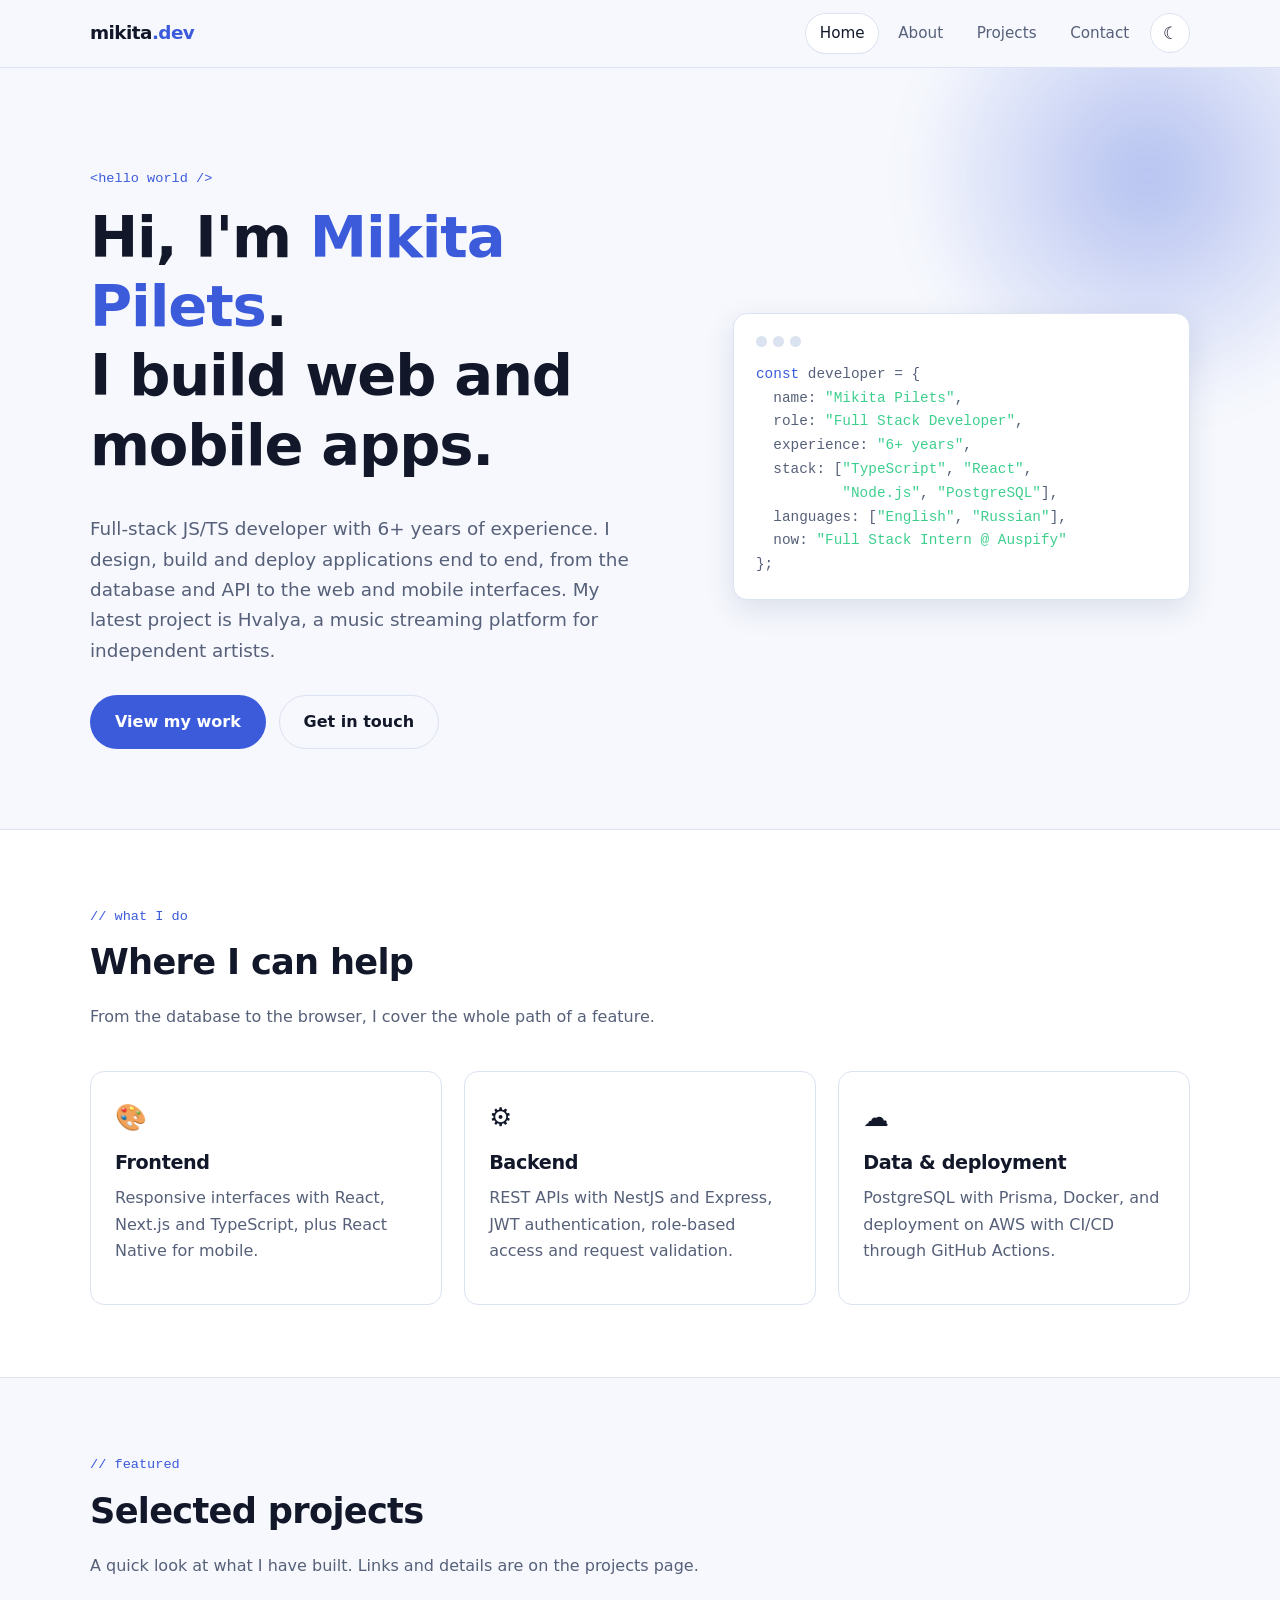
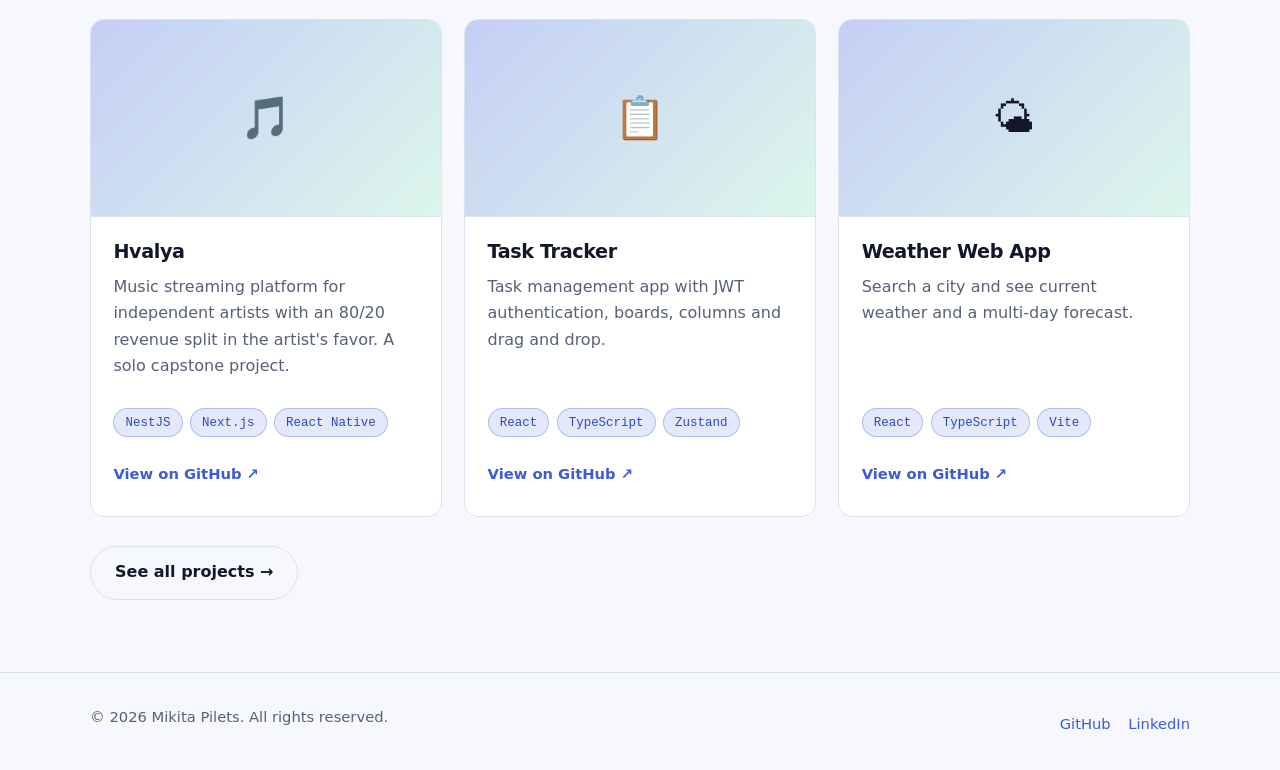
<file: index.html>
<!DOCTYPE html>
<html lang="en" data-theme="dark">
<head>
  <meta charset="UTF-8">
  <meta name="viewport" content="width=device-width, initial-scale=1">
  <title>Mikita Pilets | Full Stack Developer</title>
  <meta name="description" content="Portfolio of Mikita Pilets, a full-stack JS/TS developer with 6+ years of experience building web and mobile applications with React, Node.js and PostgreSQL.">
  <meta name="theme-color" content="#0b0f1a">
  <link rel="icon" href="assets/favicon.svg" type="image/svg+xml">
  <link rel="stylesheet" href="css/style.css">
  <!-- Apply the saved theme before first paint to avoid a flash -->
  <script>
    (function () {
      try {
        var saved = localStorage.getItem("theme");
        var light = window.matchMedia("(prefers-color-scheme: light)").matches;
        document.documentElement.setAttribute("data-theme", saved || (light ? "light" : "dark"));
      } catch (e) {}
    })();
  </script>
  <script src="js/main.js" defer></script>
</head>
<body>
  <a class="skip-link" href="#main">Skip to content</a>

  <header class="site-header">
    <div class="container site-header__inner">
      <a class="logo" href="./" aria-label="Home">mikita<span>.dev</span></a>
      <nav class="nav" aria-label="Main navigation">
        <ul class="nav__list" id="nav-list">
          <li><a class="nav__link" href="./" aria-current="page">Home</a></li>
          <li><a class="nav__link" href="about/">About</a></li>
          <li><a class="nav__link" href="projects/">Projects</a></li>
          <li><a class="nav__link" href="contact/">Contact</a></li>
        </ul>
        <button class="icon-btn" id="theme-toggle" type="button" aria-label="Switch theme">&#9728;</button>
        <button class="icon-btn nav-toggle" id="nav-toggle" type="button" aria-expanded="false" aria-controls="nav-list" aria-label="Toggle menu">&#9776;</button>
      </nav>
    </div>
  </header>

  <main id="main">
    <section class="hero">
      <div class="container hero__grid">
        <div>
          <span class="eyebrow">&lt;hello world /&gt;</span>
          <h1>Hi, I'm <span class="accent">Mikita Pilets</span>.<br>I build web and mobile apps.</h1>
          <p class="hero__lead">
            Full-stack JS/TS developer with 6+ years of experience. I design,
            build and deploy applications end to end, from the database and API
            to the web and mobile interfaces. My latest project is Hvalya, a
            music streaming platform for independent artists.
          </p>
          <div class="btn-row">
            <a class="btn btn--primary" href="projects/">View my work</a>
            <a class="btn btn--ghost" href="contact/">Get in touch</a>
          </div>
        </div>

        <aside class="hero__card" aria-hidden="true">
          <div class="dots"><i></i><i></i><i></i></div>
<pre><span class="k">const</span> developer = {
  name: <span class="s">"Mikita Pilets"</span>,
  role: <span class="s">"Full Stack Developer"</span>,
  experience: <span class="s">"6+ years"</span>,
  stack: [<span class="s">"TypeScript"</span>, <span class="s">"React"</span>,
          <span class="s">"Node.js"</span>, <span class="s">"PostgreSQL"</span>],
  languages: [<span class="s">"English"</span>, <span class="s">"Russian"</span>],
  now: <span class="s">"Full Stack Intern @ Auspify"</span>
};</pre>
        </aside>
      </div>
    </section>

    <section class="section section--alt">
      <div class="container">
        <div class="section__head reveal">
          <span class="eyebrow">// what I do</span>
          <h2>Where I can help</h2>
          <p class="muted">From the database to the browser, I cover the whole path of a feature.</p>
        </div>

        <div class="grid grid--3">
          <article class="card reveal">
            <div class="card__icon" aria-hidden="true">&#127912;</div>
            <h3>Frontend</h3>
            <p class="muted">Responsive interfaces with React, Next.js and TypeScript, plus React Native for mobile.</p>
          </article>
          <article class="card reveal">
            <div class="card__icon" aria-hidden="true">&#9881;</div>
            <h3>Backend</h3>
            <p class="muted">REST APIs with NestJS and Express, JWT authentication, role-based access and request validation.</p>
          </article>
          <article class="card reveal">
            <div class="card__icon" aria-hidden="true">&#9729;</div>
            <h3>Data &amp; deployment</h3>
            <p class="muted">PostgreSQL with Prisma, Docker, and deployment on AWS with CI/CD through GitHub Actions.</p>
          </article>
        </div>
      </div>
    </section>

    <section class="section">
      <div class="container">
        <div class="section__head reveal">
          <span class="eyebrow">// featured</span>
          <h2>Selected projects</h2>
          <p class="muted">A quick look at what I have built. Links and details are on the projects page.</p>
        </div>

        <div class="grid grid--3">
          <article class="card project reveal">
            <div class="project__thumb" aria-hidden="true">&#127925;</div>
            <div class="project__body">
              <h3>
                <a class="project__title-link" href="https://github.com/mykytapilec/hvalya" target="_blank" rel="noopener noreferrer">Hvalya<span class="sr-only"> (GitHub repository)</span></a>
              </h3>
              <p class="muted">Music streaming platform for independent artists with an 80/20 revenue split in the artist's favor. A solo capstone project.</p>
              <ul class="tags"><li class="tag">NestJS</li><li class="tag">Next.js</li><li class="tag">React Native</li></ul>
              <div class="project__footer">
                <span class="project__cta" aria-hidden="true">View on GitHub &#8599;</span>
              </div>
            </div>
          </article>
          <article class="card project reveal">
            <div class="project__thumb" aria-hidden="true">&#128203;</div>
            <div class="project__body">
              <h3>
                <a class="project__title-link" href="https://github.com/mykytapilec/task-tracker" target="_blank" rel="noopener noreferrer">Task Tracker<span class="sr-only"> (GitHub repository)</span></a>
              </h3>
              <p class="muted">Task management app with JWT authentication, boards, columns and drag and drop.</p>
              <ul class="tags"><li class="tag">React</li><li class="tag">TypeScript</li><li class="tag">Zustand</li></ul>
              <div class="project__footer">
                <span class="project__cta" aria-hidden="true">View on GitHub &#8599;</span>
              </div>
            </div>
          </article>
          <article class="card project reveal">
            <div class="project__thumb" aria-hidden="true">&#127780;</div>
            <div class="project__body">
              <h3>
                <a class="project__title-link" href="https://github.com/mykytapilec/weather-web-app" target="_blank" rel="noopener noreferrer">Weather Web App<span class="sr-only"> (GitHub repository)</span></a>
              </h3>
              <p class="muted">Search a city and see current weather and a multi-day forecast.</p>
              <ul class="tags"><li class="tag">React</li><li class="tag">TypeScript</li><li class="tag">Vite</li></ul>
              <div class="project__footer">
                <span class="project__cta" aria-hidden="true">View on GitHub &#8599;</span>
              </div>
            </div>
          </article>
        </div>

        <div class="btn-row">
          <a class="btn btn--ghost" href="projects/">See all projects &rarr;</a>
        </div>
      </div>
    </section>
  </main>

  <footer class="site-footer">
    <div class="container site-footer__inner">
      <p>&copy; <span id="year">2026</span> Mikita Pilets. All rights reserved.</p>
      <ul class="social">
        <li><a href="https://github.com/mykytapilec" target="_blank" rel="noopener noreferrer">GitHub</a></li>
        <li><a href="https://www.linkedin.com/in/mikitapilets/" target="_blank" rel="noopener noreferrer">LinkedIn</a></li>
      </ul>
    </div>
  </footer>
</body>
</html>
</file>
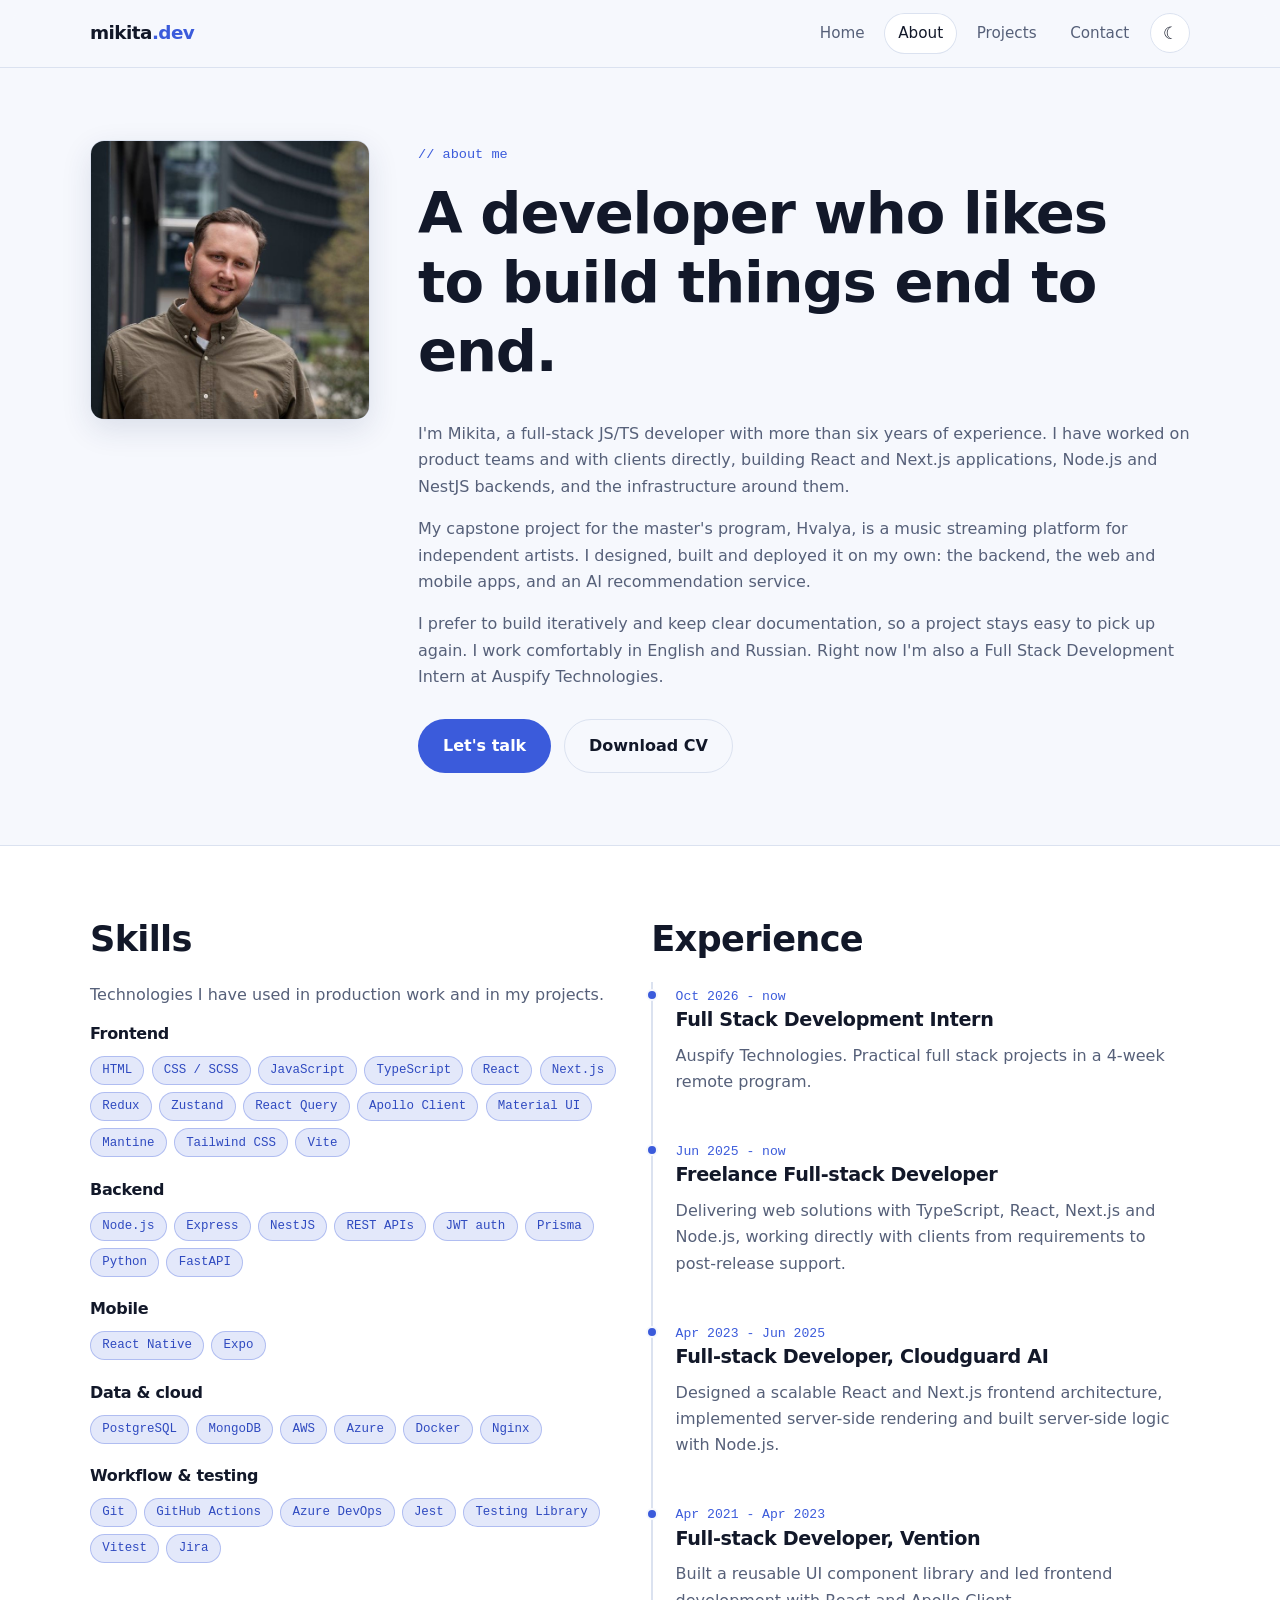
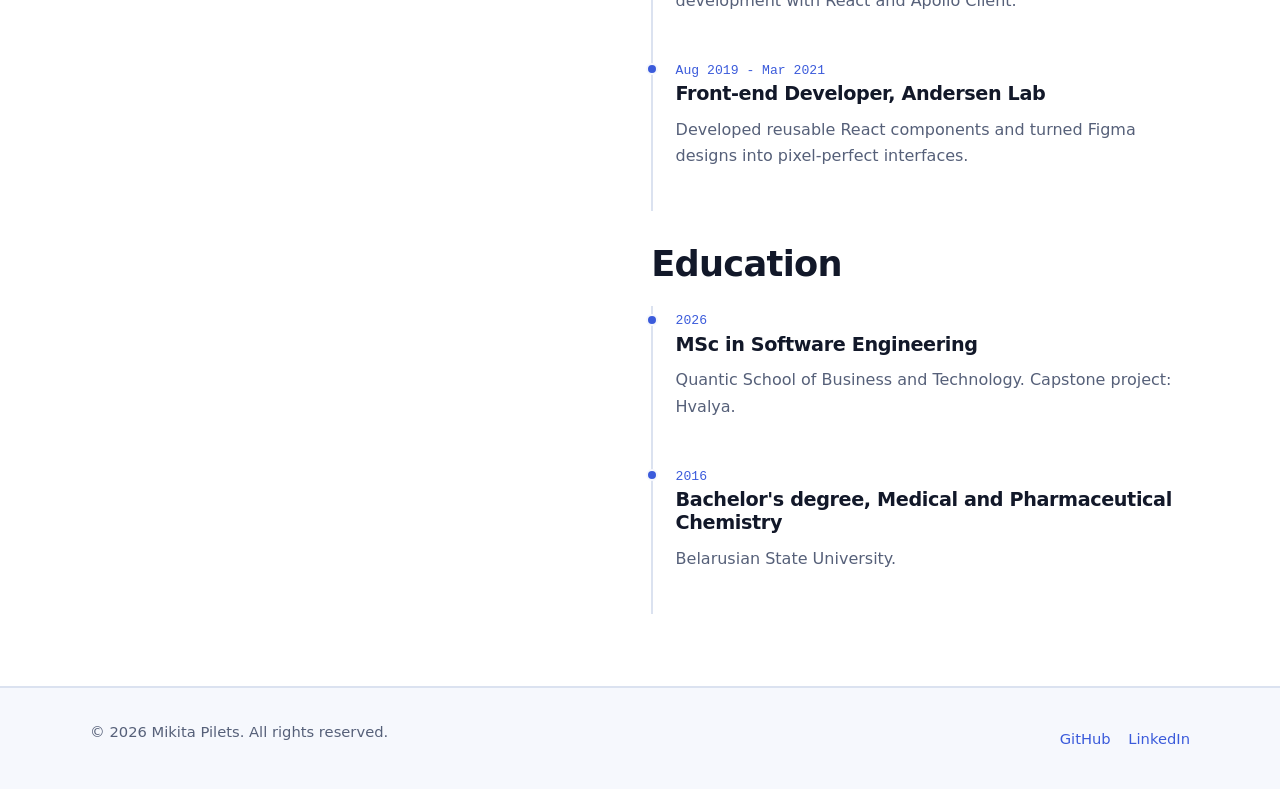
<file: about/index.html>
<!DOCTYPE html>
<html lang="en" data-theme="dark">
<head>
  <meta charset="UTF-8">
  <meta name="viewport" content="width=device-width, initial-scale=1">
  <title>About | Mikita Pilets</title>
  <meta name="description" content="About Mikita Pilets: full-stack JS/TS developer with 6+ years of experience, skills and career path.">
  <meta name="theme-color" content="#0b0f1a">
  <link rel="icon" href="../assets/favicon.svg" type="image/svg+xml">
  <link rel="stylesheet" href="../css/style.css">
  <script>
    (function () {
      try {
        var saved = localStorage.getItem("theme");
        var light = window.matchMedia("(prefers-color-scheme: light)").matches;
        document.documentElement.setAttribute("data-theme", saved || (light ? "light" : "dark"));
      } catch (e) {}
    })();
  </script>
  <script src="../js/main.js" defer></script>
</head>
<body>
  <a class="skip-link" href="#main">Skip to content</a>

  <header class="site-header">
    <div class="container site-header__inner">
      <a class="logo" href="../" aria-label="Home">mikita<span>.dev</span></a>
      <nav class="nav" aria-label="Main navigation">
        <ul class="nav__list" id="nav-list">
          <li><a class="nav__link" href="../">Home</a></li>
          <li><a class="nav__link" href="../about/" aria-current="page">About</a></li>
          <li><a class="nav__link" href="../projects/">Projects</a></li>
          <li><a class="nav__link" href="../contact/">Contact</a></li>
        </ul>
        <button class="icon-btn" id="theme-toggle" type="button" aria-label="Switch theme">&#9728;</button>
        <button class="icon-btn nav-toggle" id="nav-toggle" type="button" aria-expanded="false" aria-controls="nav-list" aria-label="Toggle menu">&#9776;</button>
      </nav>
    </div>
  </header>

  <main id="main">
    <section class="section">
      <div class="container about__grid">
        <img class="avatar-photo reveal" src="../assets/images/mikita.jpg" alt="Portrait of Mikita Pilets" width="640" height="960">

        <div class="reveal">
          <span class="eyebrow">// about me</span>
          <h1>A developer who likes to build things end to end.</h1>
          <p class="muted">
            I'm Mikita, a full-stack JS/TS developer with more than six years of
            experience. I have worked on product teams and with clients directly,
            building React and Next.js applications, Node.js and NestJS backends,
            and the infrastructure around them.
          </p>
          <p class="muted">
            My capstone project for the master's program, Hvalya, is a music
            streaming platform for independent artists. I designed, built and
            deployed it on my own: the backend, the web and mobile apps, and an AI
            recommendation service.
          </p>
          <p class="muted">
            I prefer to build iteratively and keep clear documentation, so a
            project stays easy to pick up again. I work comfortably in English and
            Russian. Right now I'm also a Full Stack Development Intern at
            Auspify Technologies.
          </p>
          <div class="btn-row">
            <a class="btn btn--primary" href="../contact/">Let's talk</a>
            <a class="btn btn--ghost" href="../assets/Mikita_Pilets_CV.pdf" download>Download CV</a>
          </div>
        </div>
      </div>
    </section>

    <section class="section section--alt">
      <div class="container grid grid--2">
        <div class="reveal">
          <h2>Skills</h2>
          <p class="muted">Technologies I have used in production work and in my projects.</p>

          <div class="skill-group">
            <h3>Frontend</h3>
            <ul class="tags">
              <li class="tag">HTML</li><li class="tag">CSS / SCSS</li><li class="tag">JavaScript</li>
              <li class="tag">TypeScript</li><li class="tag">React</li><li class="tag">Next.js</li>
              <li class="tag">Redux</li><li class="tag">Zustand</li><li class="tag">React Query</li>
              <li class="tag">Apollo Client</li><li class="tag">Material UI</li><li class="tag">Mantine</li>
              <li class="tag">Tailwind CSS</li><li class="tag">Vite</li>
            </ul>
          </div>

          <div class="skill-group">
            <h3>Backend</h3>
            <ul class="tags">
              <li class="tag">Node.js</li><li class="tag">Express</li><li class="tag">NestJS</li>
              <li class="tag">REST APIs</li><li class="tag">JWT auth</li><li class="tag">Prisma</li>
              <li class="tag">Python</li><li class="tag">FastAPI</li>
            </ul>
          </div>

          <div class="skill-group">
            <h3>Mobile</h3>
            <ul class="tags">
              <li class="tag">React Native</li><li class="tag">Expo</li>
            </ul>
          </div>

          <div class="skill-group">
            <h3>Data &amp; cloud</h3>
            <ul class="tags">
              <li class="tag">PostgreSQL</li><li class="tag">MongoDB</li><li class="tag">AWS</li>
              <li class="tag">Azure</li><li class="tag">Docker</li><li class="tag">Nginx</li>
            </ul>
          </div>

          <div class="skill-group">
            <h3>Workflow &amp; testing</h3>
            <ul class="tags">
              <li class="tag">Git</li><li class="tag">GitHub Actions</li><li class="tag">Azure DevOps</li>
              <li class="tag">Jest</li><li class="tag">Testing Library</li><li class="tag">Vitest</li>
              <li class="tag">Jira</li>
            </ul>
          </div>
        </div>

        <div class="reveal">
          <h2>Experience</h2>
          <ul class="timeline">
            <li>
              <time datetime="2026-10">Oct 2026 - now</time>
              <h3>Full Stack Development Intern</h3>
              <p class="muted">Auspify Technologies. Practical full stack projects in a 4-week remote program.</p>
            </li>
            <li>
              <time datetime="2025-06">Jun 2025 - now</time>
              <h3>Freelance Full-stack Developer</h3>
              <p class="muted">Delivering web solutions with TypeScript, React, Next.js and Node.js, working directly with clients from requirements to post-release support.</p>
            </li>
            <li>
              <time datetime="2023-04">Apr 2023 - Jun 2025</time>
              <h3>Full-stack Developer, Cloudguard AI</h3>
              <p class="muted">Designed a scalable React and Next.js frontend architecture, implemented server-side rendering and built server-side logic with Node.js.</p>
            </li>
            <li>
              <time datetime="2021-04">Apr 2021 - Apr 2023</time>
              <h3>Full-stack Developer, Vention</h3>
              <p class="muted">Built a reusable UI component library and led frontend development with React and Apollo Client.</p>
            </li>
            <li>
              <time datetime="2019-08">Aug 2019 - Mar 2021</time>
              <h3>Front-end Developer, Andersen Lab</h3>
              <p class="muted">Developed reusable React components and turned Figma designs into pixel-perfect interfaces.</p>
            </li>
          </ul>

          <h2>Education</h2>
          <ul class="timeline">
            <li>
              <time datetime="2026">2026</time>
              <h3>MSc in Software Engineering</h3>
              <p class="muted">Quantic School of Business and Technology. Capstone project: Hvalya.</p>
            </li>
            <li>
              <time datetime="2016">2016</time>
              <h3>Bachelor's degree, Medical and Pharmaceutical Chemistry</h3>
              <p class="muted">Belarusian State University.</p>
            </li>
          </ul>
        </div>
      </div>
    </section>
  </main>

  <footer class="site-footer">
    <div class="container site-footer__inner">
      <p>&copy; <span id="year">2026</span> Mikita Pilets. All rights reserved.</p>
      <ul class="social">
        <li><a href="https://github.com/mykytapilec" target="_blank" rel="noopener noreferrer">GitHub</a></li>
        <li><a href="https://www.linkedin.com/in/mikitapilets/" target="_blank" rel="noopener noreferrer">LinkedIn</a></li>
      </ul>
    </div>
  </footer>
</body>
</html>
</file>
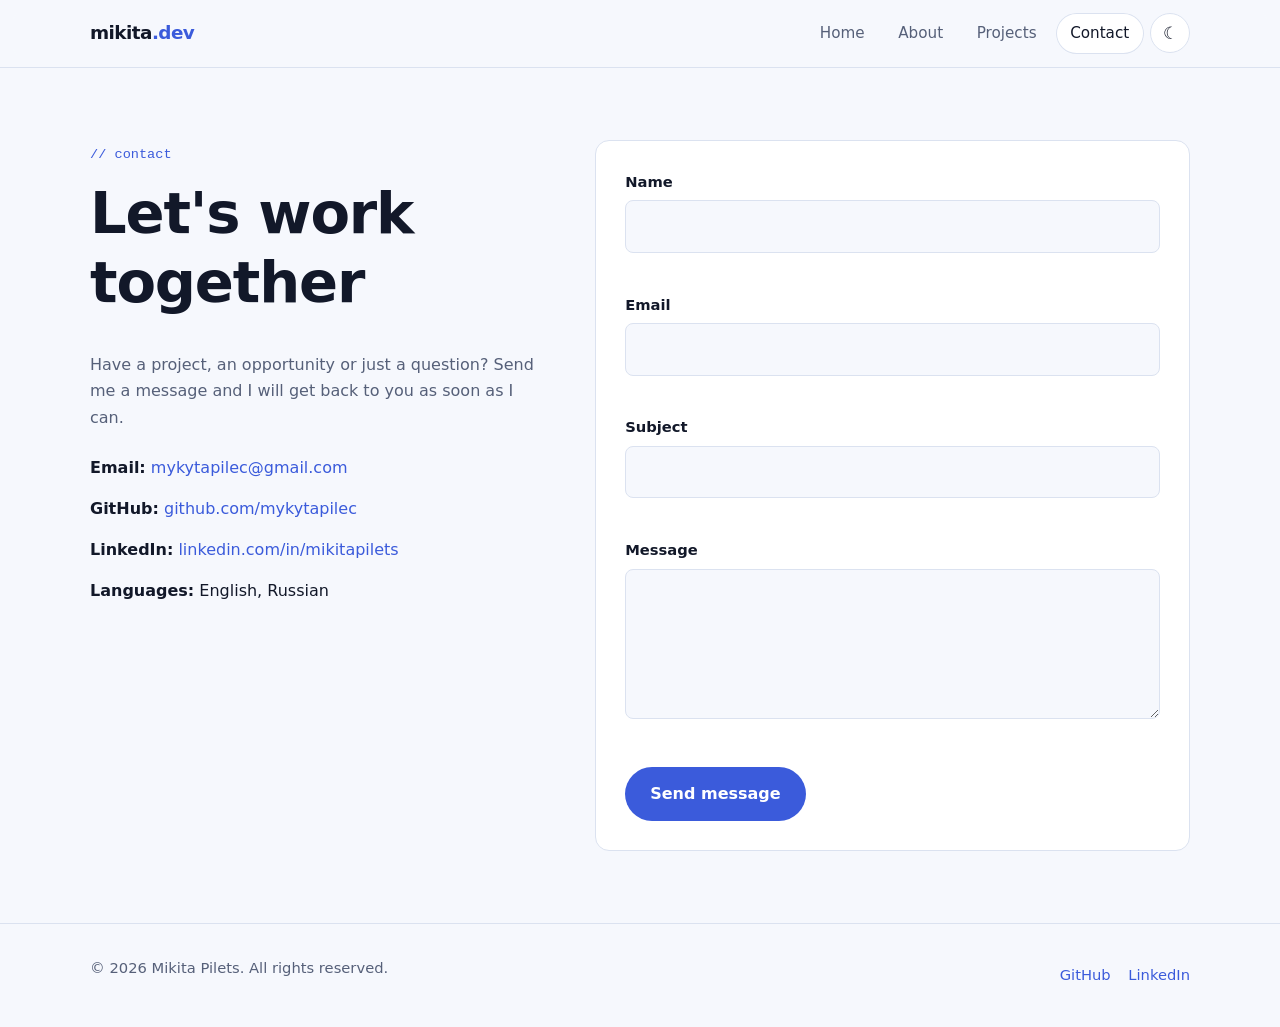
<file: contact/index.html>
<!DOCTYPE html>
<html lang="en" data-theme="dark">
<head>
  <meta charset="UTF-8">
  <meta name="viewport" content="width=device-width, initial-scale=1">
  <title>Contact | Mikita Pilets</title>
  <meta name="description" content="Get in touch with Mikita Pilets for collaboration, internships or freelance work.">
  <meta name="theme-color" content="#0b0f1a">
  <link rel="icon" href="../assets/favicon.svg" type="image/svg+xml">
  <link rel="stylesheet" href="../css/style.css">
  <script>
    (function () {
      try {
        var saved = localStorage.getItem("theme");
        var light = window.matchMedia("(prefers-color-scheme: light)").matches;
        document.documentElement.setAttribute("data-theme", saved || (light ? "light" : "dark"));
      } catch (e) {}
    })();
  </script>
  <script src="../js/main.js" defer></script>
</head>
<body>
  <a class="skip-link" href="#main">Skip to content</a>

  <header class="site-header">
    <div class="container site-header__inner">
      <a class="logo" href="../" aria-label="Home">mikita<span>.dev</span></a>
      <nav class="nav" aria-label="Main navigation">
        <ul class="nav__list" id="nav-list">
          <li><a class="nav__link" href="../">Home</a></li>
          <li><a class="nav__link" href="../about/">About</a></li>
          <li><a class="nav__link" href="../projects/">Projects</a></li>
          <li><a class="nav__link" href="../contact/" aria-current="page">Contact</a></li>
        </ul>
        <button class="icon-btn" id="theme-toggle" type="button" aria-label="Switch theme">&#9728;</button>
        <button class="icon-btn nav-toggle" id="nav-toggle" type="button" aria-expanded="false" aria-controls="nav-list" aria-label="Toggle menu">&#9776;</button>
      </nav>
    </div>
  </header>

  <main id="main">
    <section class="section">
      <div class="container contact__grid">
        <div>
          <span class="eyebrow">// contact</span>
          <h1>Let's work together</h1>
          <p class="muted">
            Have a project, an opportunity or just a question? Send me a message
            and I will get back to you as soon as I can.
          </p>

          <ul class="contact-list">
            <li><strong>Email:</strong> <a href="mailto:mykytapilec@gmail.com">mykytapilec@gmail.com</a></li>
            <li><strong>GitHub:</strong> <a href="https://github.com/mykytapilec" target="_blank" rel="noopener noreferrer">github.com/mykytapilec</a></li>
            <li><strong>LinkedIn:</strong> <a href="https://www.linkedin.com/in/mikitapilets/" target="_blank" rel="noopener noreferrer">linkedin.com/in/mikitapilets</a></li>
            <li><strong>Languages:</strong> English, Russian</li>
          </ul>
        </div>

        <!-- Formspree endpoint, manage the form at https://formspree.io -->
        <form class="form" id="contact-form" action="https://formspree.io/f/mjygenbg" method="POST" novalidate>
          <div class="field">
            <label for="name">Name</label>
            <input type="text" id="name" name="name" autocomplete="name" required>
            <span class="field__error" aria-live="polite"></span>
          </div>

          <div class="field">
            <label for="email">Email</label>
            <input type="email" id="email" name="email" autocomplete="email" required>
            <span class="field__error" aria-live="polite"></span>
          </div>

          <div class="field">
            <label for="subject">Subject</label>
            <input type="text" id="subject" name="subject" required>
            <span class="field__error" aria-live="polite"></span>
          </div>

          <div class="field">
            <label for="message">Message</label>
            <textarea id="message" name="message" required></textarea>
            <span class="field__error" aria-live="polite"></span>
          </div>

          <!-- Honeypot field for spam bots, hidden from real users -->
          <div class="hp-field" aria-hidden="true">
            <label for="gotcha">Leave this field empty</label>
            <input type="text" id="gotcha" name="_gotcha" tabindex="-1" autocomplete="off">
          </div>

          <button class="btn btn--primary" type="submit">Send message</button>
          <div class="form__status" id="form-status" role="status" aria-live="polite"></div>
        </form>
      </div>
    </section>
  </main>

  <footer class="site-footer">
    <div class="container site-footer__inner">
      <p>&copy; <span id="year">2026</span> Mikita Pilets. All rights reserved.</p>
      <ul class="social">
        <li><a href="https://github.com/mykytapilec" target="_blank" rel="noopener noreferrer">GitHub</a></li>
        <li><a href="https://www.linkedin.com/in/mikitapilets/" target="_blank" rel="noopener noreferrer">LinkedIn</a></li>
      </ul>
    </div>
  </footer>
</body>
</html>
</file>
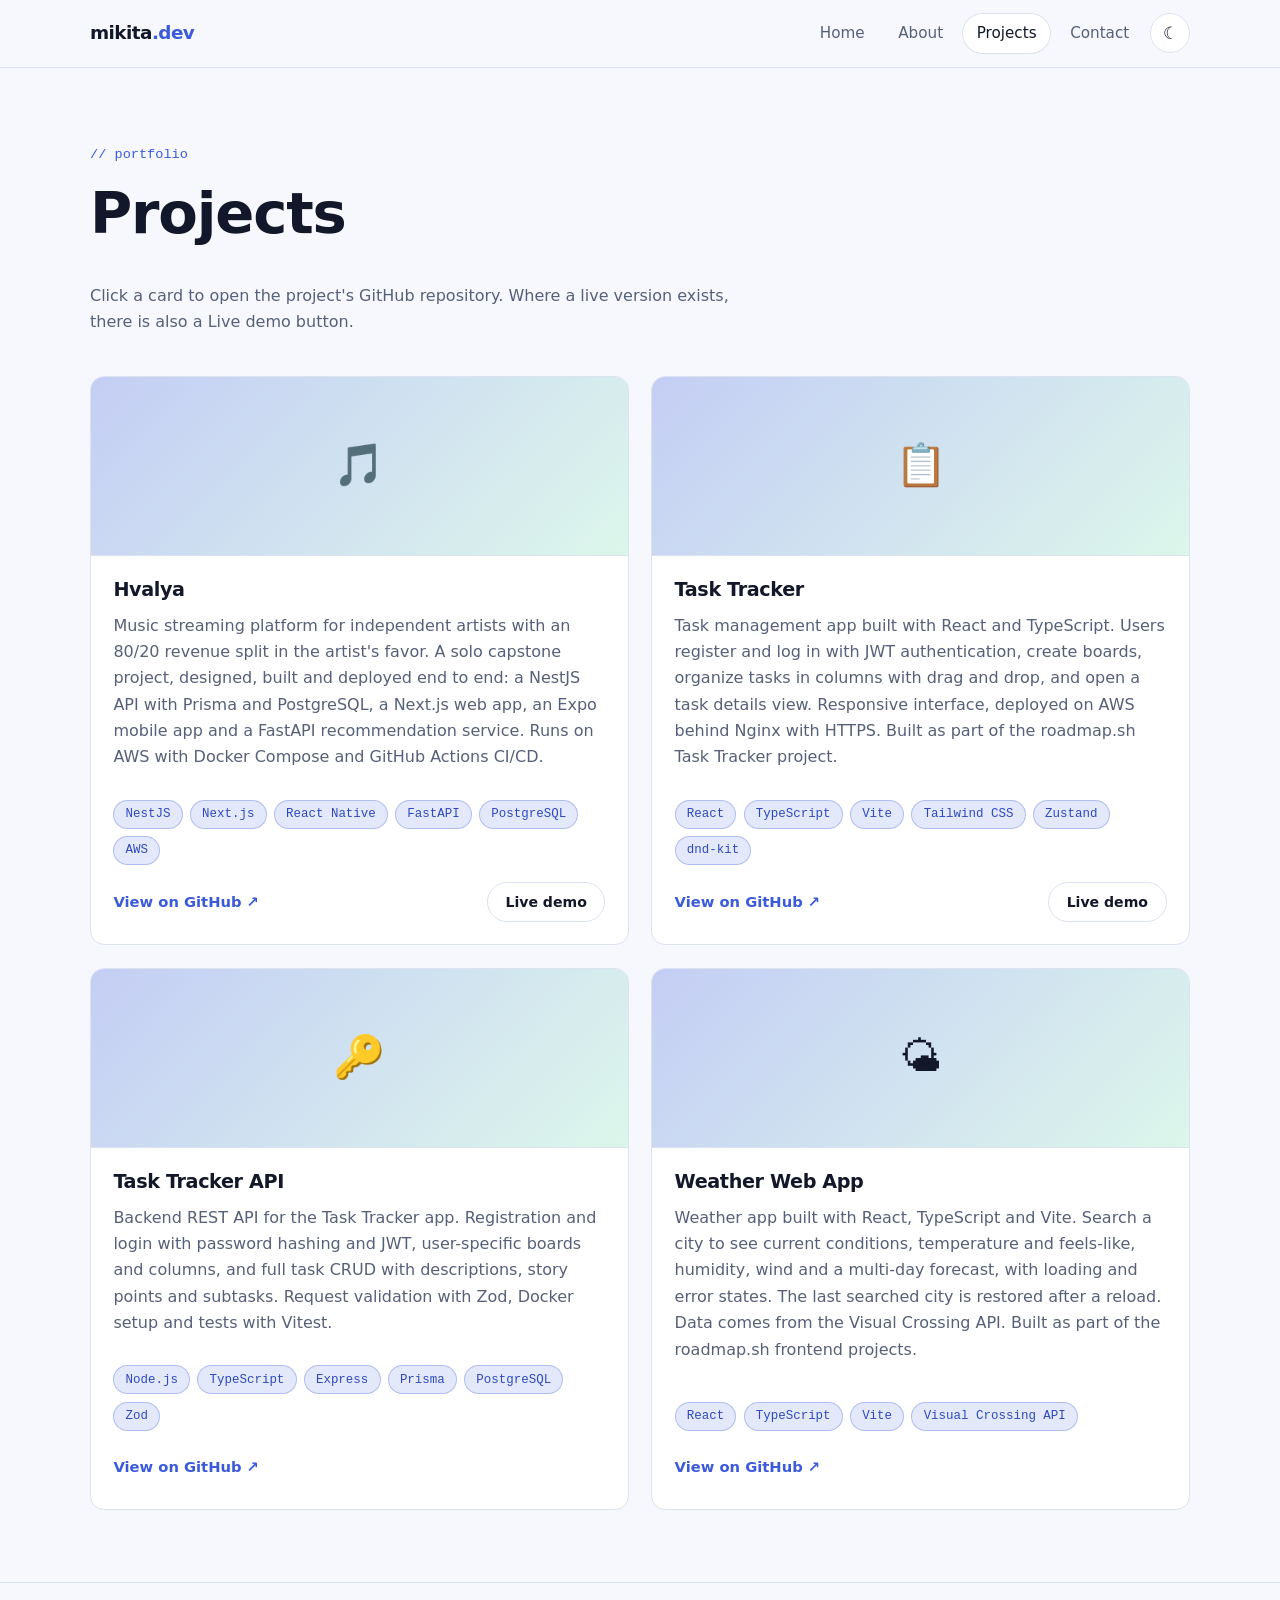
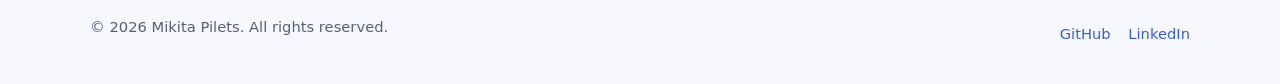
<file: projects/index.html>
<!DOCTYPE html>
<html lang="en" data-theme="dark">
<head>
  <meta charset="UTF-8">
  <meta name="viewport" content="width=device-width, initial-scale=1">
  <title>Projects | Mikita Pilets</title>
  <meta name="description" content="Projects by Mikita Pilets: Hvalya music streaming platform, Task Tracker with its REST API, and Weather Web App. Each card opens the GitHub repository.">
  <meta name="theme-color" content="#0b0f1a">
  <link rel="icon" href="../assets/favicon.svg" type="image/svg+xml">
  <link rel="stylesheet" href="../css/style.css">
  <script>
    (function () {
      try {
        var saved = localStorage.getItem("theme");
        var light = window.matchMedia("(prefers-color-scheme: light)").matches;
        document.documentElement.setAttribute("data-theme", saved || (light ? "light" : "dark"));
      } catch (e) {}
    })();
  </script>
  <script src="../js/main.js" defer></script>
</head>
<body>
  <a class="skip-link" href="#main">Skip to content</a>

  <header class="site-header">
    <div class="container site-header__inner">
      <a class="logo" href="../" aria-label="Home">mikita<span>.dev</span></a>
      <nav class="nav" aria-label="Main navigation">
        <ul class="nav__list" id="nav-list">
          <li><a class="nav__link" href="../">Home</a></li>
          <li><a class="nav__link" href="../about/">About</a></li>
          <li><a class="nav__link" href="../projects/" aria-current="page">Projects</a></li>
          <li><a class="nav__link" href="../contact/">Contact</a></li>
        </ul>
        <button class="icon-btn" id="theme-toggle" type="button" aria-label="Switch theme">&#9728;</button>
        <button class="icon-btn nav-toggle" id="nav-toggle" type="button" aria-expanded="false" aria-controls="nav-list" aria-label="Toggle menu">&#9776;</button>
      </nav>
    </div>
  </header>

  <main id="main">
    <section class="section">
      <div class="container">
        <div class="section__head">
          <span class="eyebrow">// portfolio</span>
          <h1>Projects</h1>
          <p class="muted">
            Click a card to open the project's GitHub repository. Where a live
            version exists, there is also a Live demo button.
          </p>
        </div>

        <div class="grid grid--2" id="project-grid">

          <!-- Hvalya -->
          <article class="card project">
            <div class="project__thumb" aria-hidden="true">&#127925;</div>
            <div class="project__body">
              <h3>
                <a class="project__title-link" href="https://github.com/mykytapilec/hvalya" target="_blank" rel="noopener noreferrer">Hvalya<span class="sr-only"> (GitHub repository)</span></a>
              </h3>
              <p class="muted">
                Music streaming platform for independent artists with an 80/20
                revenue split in the artist's favor. A solo capstone project,
                designed, built and deployed end to end: a NestJS API with Prisma
                and PostgreSQL, a Next.js web app, an Expo mobile app and a FastAPI
                recommendation service. Runs on AWS with Docker Compose and
                GitHub Actions CI/CD.
              </p>
              <ul class="tags">
                <li class="tag">NestJS</li>
                <li class="tag">Next.js</li>
                <li class="tag">React Native</li>
                <li class="tag">FastAPI</li>
                <li class="tag">PostgreSQL</li>
                <li class="tag">AWS</li>
              </ul>
              <div class="project__footer">
                <span class="project__cta" aria-hidden="true">View on GitHub &#8599;</span>
                <a class="btn btn--ghost btn--sm project__demo" href="http://hvalya-music.duckdns.org:3002" target="_blank" rel="noopener noreferrer">Live demo</a>
              </div>
            </div>
          </article>

          <!-- Task Tracker (frontend) -->
          <article class="card project">
            <div class="project__thumb" aria-hidden="true">&#128203;</div>
            <div class="project__body">
              <h3>
                <a class="project__title-link" href="https://github.com/mykytapilec/task-tracker" target="_blank" rel="noopener noreferrer">Task Tracker<span class="sr-only"> (GitHub repository)</span></a>
              </h3>
              <p class="muted">
                Task management app built with React and TypeScript. Users
                register and log in with JWT authentication, create boards,
                organize tasks in columns with drag and drop, and open a task
                details view. Responsive interface, deployed on AWS behind Nginx
                with HTTPS. Built as part of the roadmap.sh Task Tracker project.
              </p>
              <ul class="tags">
                <li class="tag">React</li>
                <li class="tag">TypeScript</li>
                <li class="tag">Vite</li>
                <li class="tag">Tailwind CSS</li>
                <li class="tag">Zustand</li>
                <li class="tag">dnd-kit</li>
              </ul>
              <div class="project__footer">
                <span class="project__cta" aria-hidden="true">View on GitHub &#8599;</span>
                <a class="btn btn--ghost btn--sm project__demo" href="https://task-tracker-hvalya.duckdns.org" target="_blank" rel="noopener noreferrer">Live demo</a>
              </div>
            </div>
          </article>

          <!-- Task Tracker API (backend) -->
          <article class="card project">
            <div class="project__thumb" aria-hidden="true">&#128273;</div>
            <div class="project__body">
              <h3>
                <a class="project__title-link" href="https://github.com/mykytapilec/task-tracker-api" target="_blank" rel="noopener noreferrer">Task Tracker API<span class="sr-only"> (GitHub repository)</span></a>
              </h3>
              <p class="muted">
                Backend REST API for the Task Tracker app. Registration and login
                with password hashing and JWT, user-specific boards and columns,
                and full task CRUD with descriptions, story points and subtasks.
                Request validation with Zod, Docker setup and tests with Vitest.
              </p>
              <ul class="tags">
                <li class="tag">Node.js</li>
                <li class="tag">TypeScript</li>
                <li class="tag">Express</li>
                <li class="tag">Prisma</li>
                <li class="tag">PostgreSQL</li>
                <li class="tag">Zod</li>
              </ul>
              <div class="project__footer">
                <span class="project__cta" aria-hidden="true">View on GitHub &#8599;</span>
              </div>
            </div>
          </article>

          <!-- Weather Web App -->
          <article class="card project">
            <div class="project__thumb" aria-hidden="true">&#127780;</div>
            <div class="project__body">
              <h3>
                <a class="project__title-link" href="https://github.com/mykytapilec/weather-web-app" target="_blank" rel="noopener noreferrer">Weather Web App<span class="sr-only"> (GitHub repository)</span></a>
              </h3>
              <p class="muted">
                Weather app built with React, TypeScript and Vite. Search a city to
                see current conditions, temperature and feels-like, humidity, wind
                and a multi-day forecast, with loading and error states. The last
                searched city is restored after a reload. Data comes from the
                Visual Crossing API. Built as part of the roadmap.sh frontend
                projects.
              </p>
              <ul class="tags">
                <li class="tag">React</li>
                <li class="tag">TypeScript</li>
                <li class="tag">Vite</li>
                <li class="tag">Visual Crossing API</li>
              </ul>
              <div class="project__footer">
                <span class="project__cta" aria-hidden="true">View on GitHub &#8599;</span>
              </div>
            </div>
          </article>

        </div>
      </div>
    </section>
  </main>

  <footer class="site-footer">
    <div class="container site-footer__inner">
      <p>&copy; <span id="year">2026</span> Mikita Pilets. All rights reserved.</p>
      <ul class="social">
        <li><a href="https://github.com/mykytapilec" target="_blank" rel="noopener noreferrer">GitHub</a></li>
        <li><a href="https://www.linkedin.com/in/mikitapilets/" target="_blank" rel="noopener noreferrer">LinkedIn</a></li>
      </ul>
    </div>
  </footer>
</body>
</html>
</file>
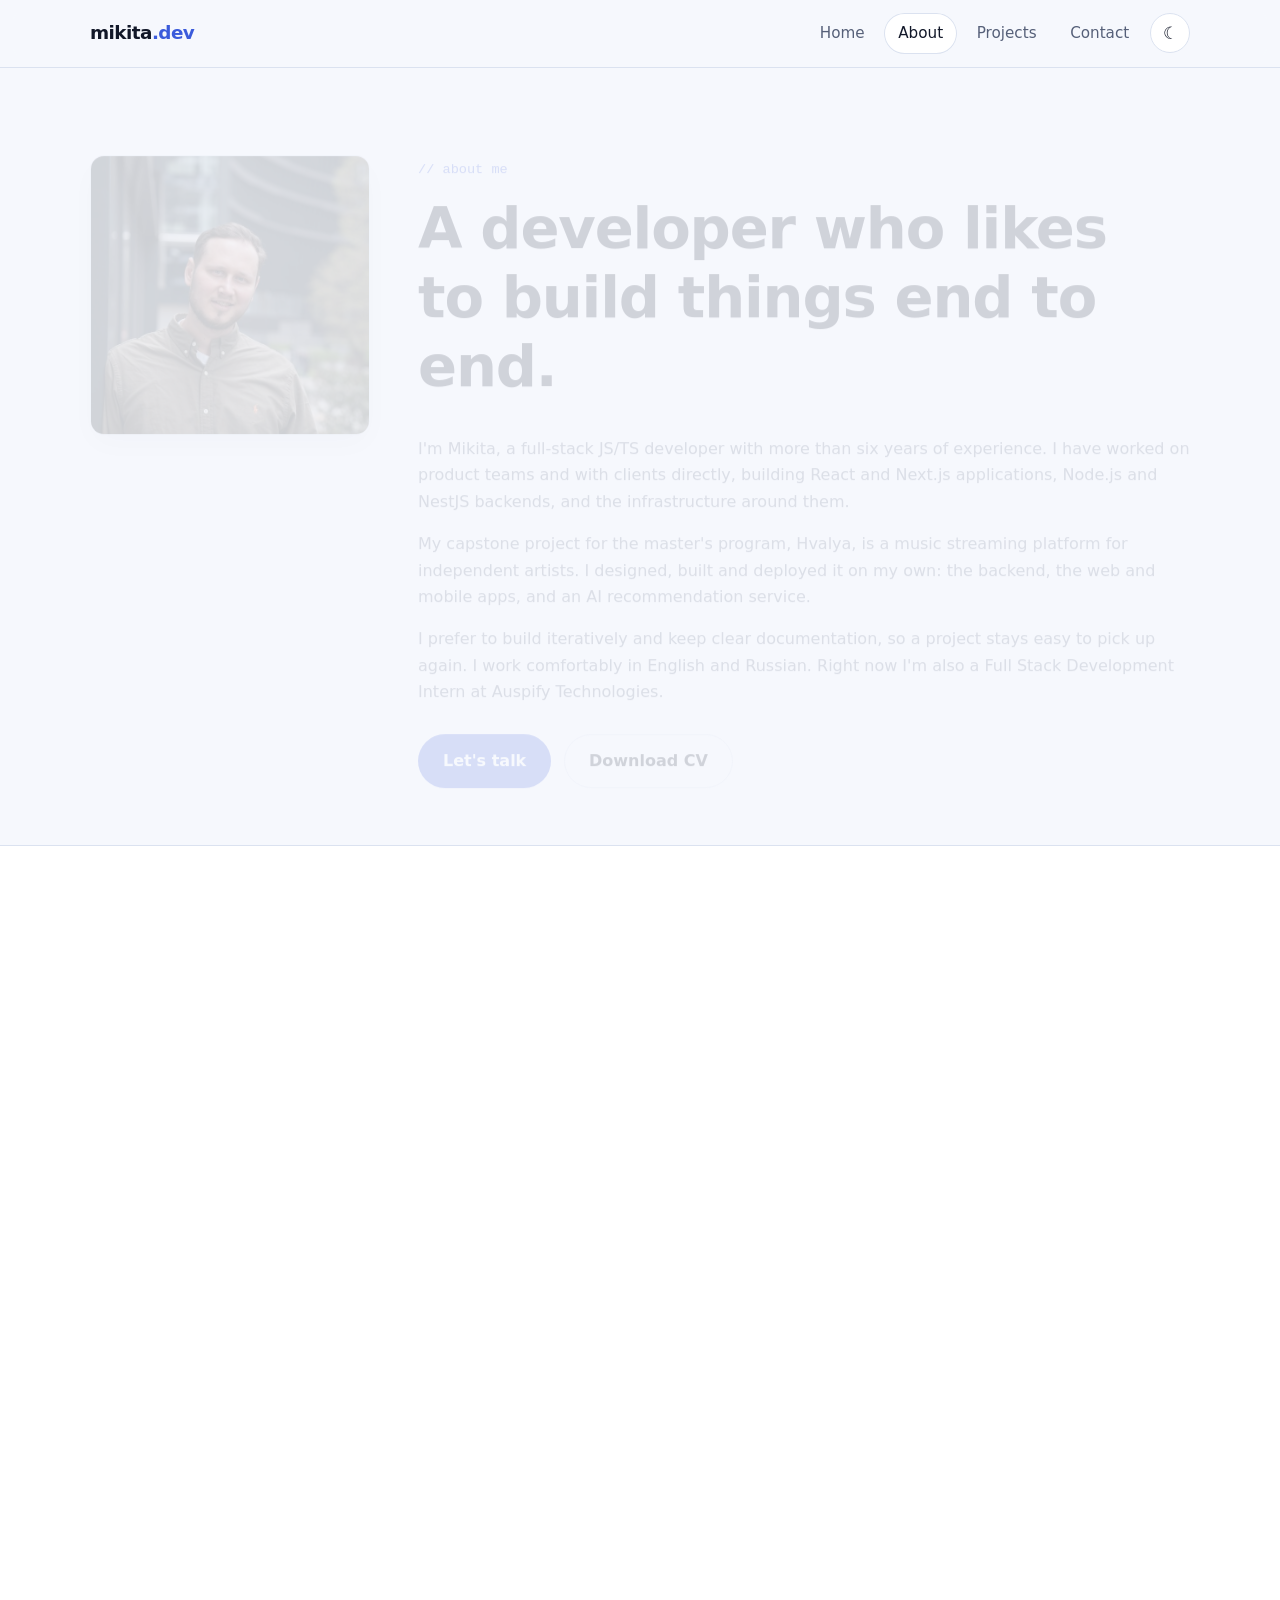
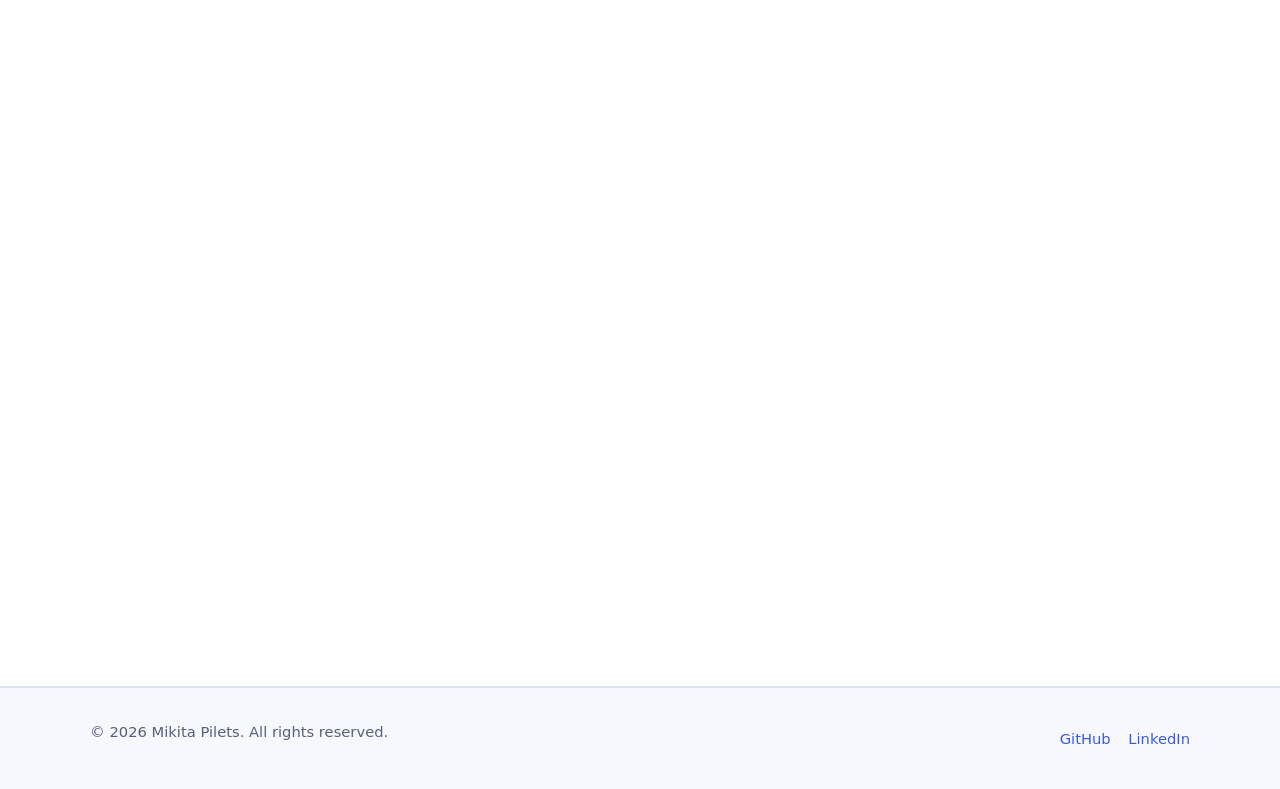
<file: about.html>
<!DOCTYPE html>
<html lang="en">
<head>
  <meta charset="UTF-8">
  <meta http-equiv="refresh" content="0; url=about/">
  <meta name="robots" content="noindex">
  <link rel="canonical" href="about/">
  <title>Redirecting to About</title>
</head>
<body>
  <p>This page has moved. <a href="about/">Go to About</a>.</p>
</body>
</html>
</file>
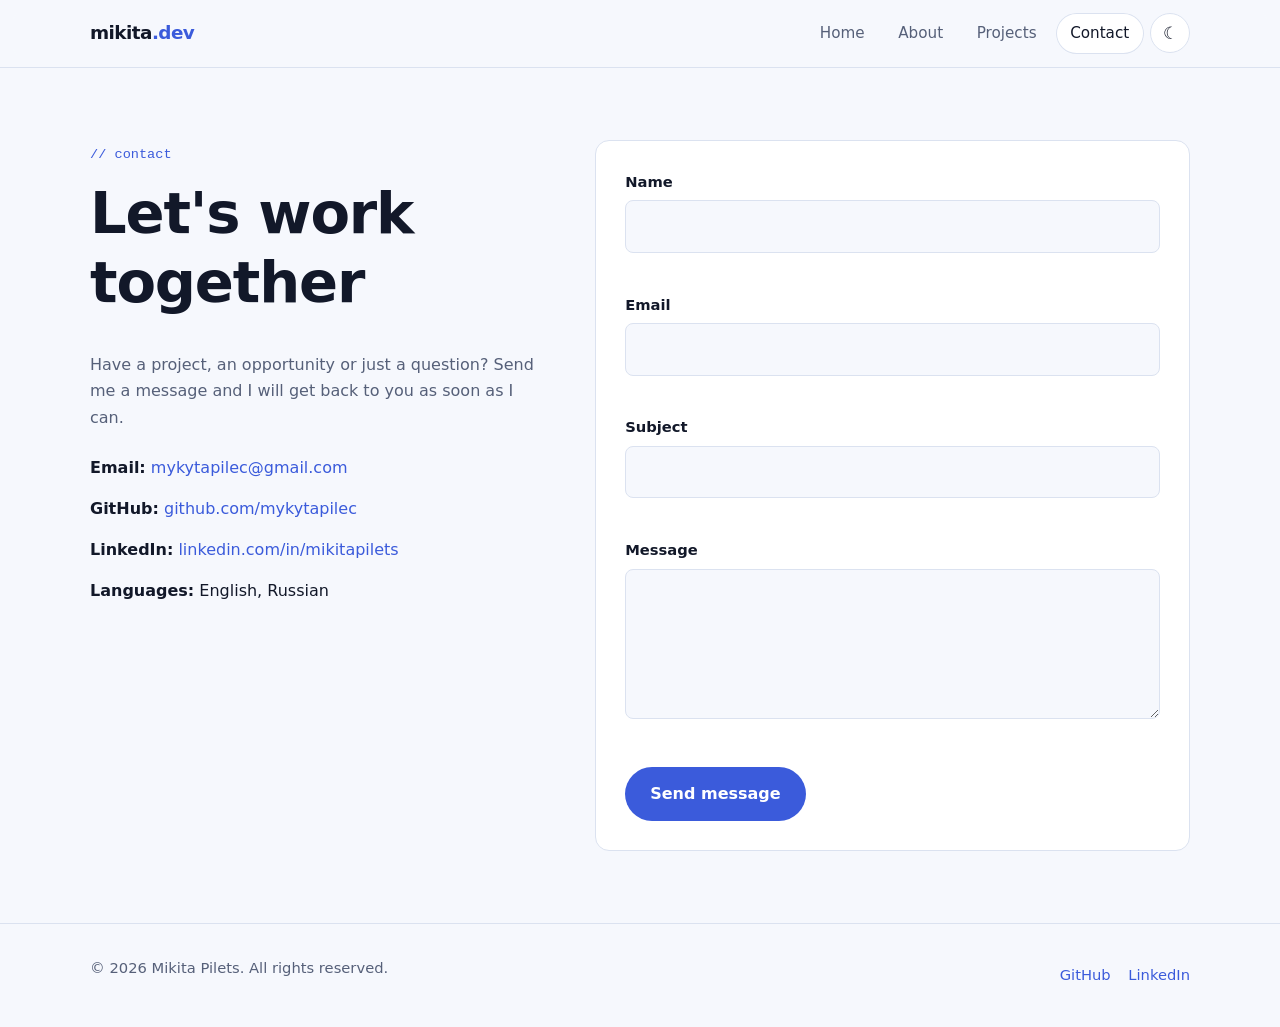
<file: contact.html>
<!DOCTYPE html>
<html lang="en">
<head>
  <meta charset="UTF-8">
  <meta http-equiv="refresh" content="0; url=contact/">
  <meta name="robots" content="noindex">
  <link rel="canonical" href="contact/">
  <title>Redirecting to Contact</title>
</head>
<body>
  <p>This page has moved. <a href="contact/">Go to Contact</a>.</p>
</body>
</html>
</file>
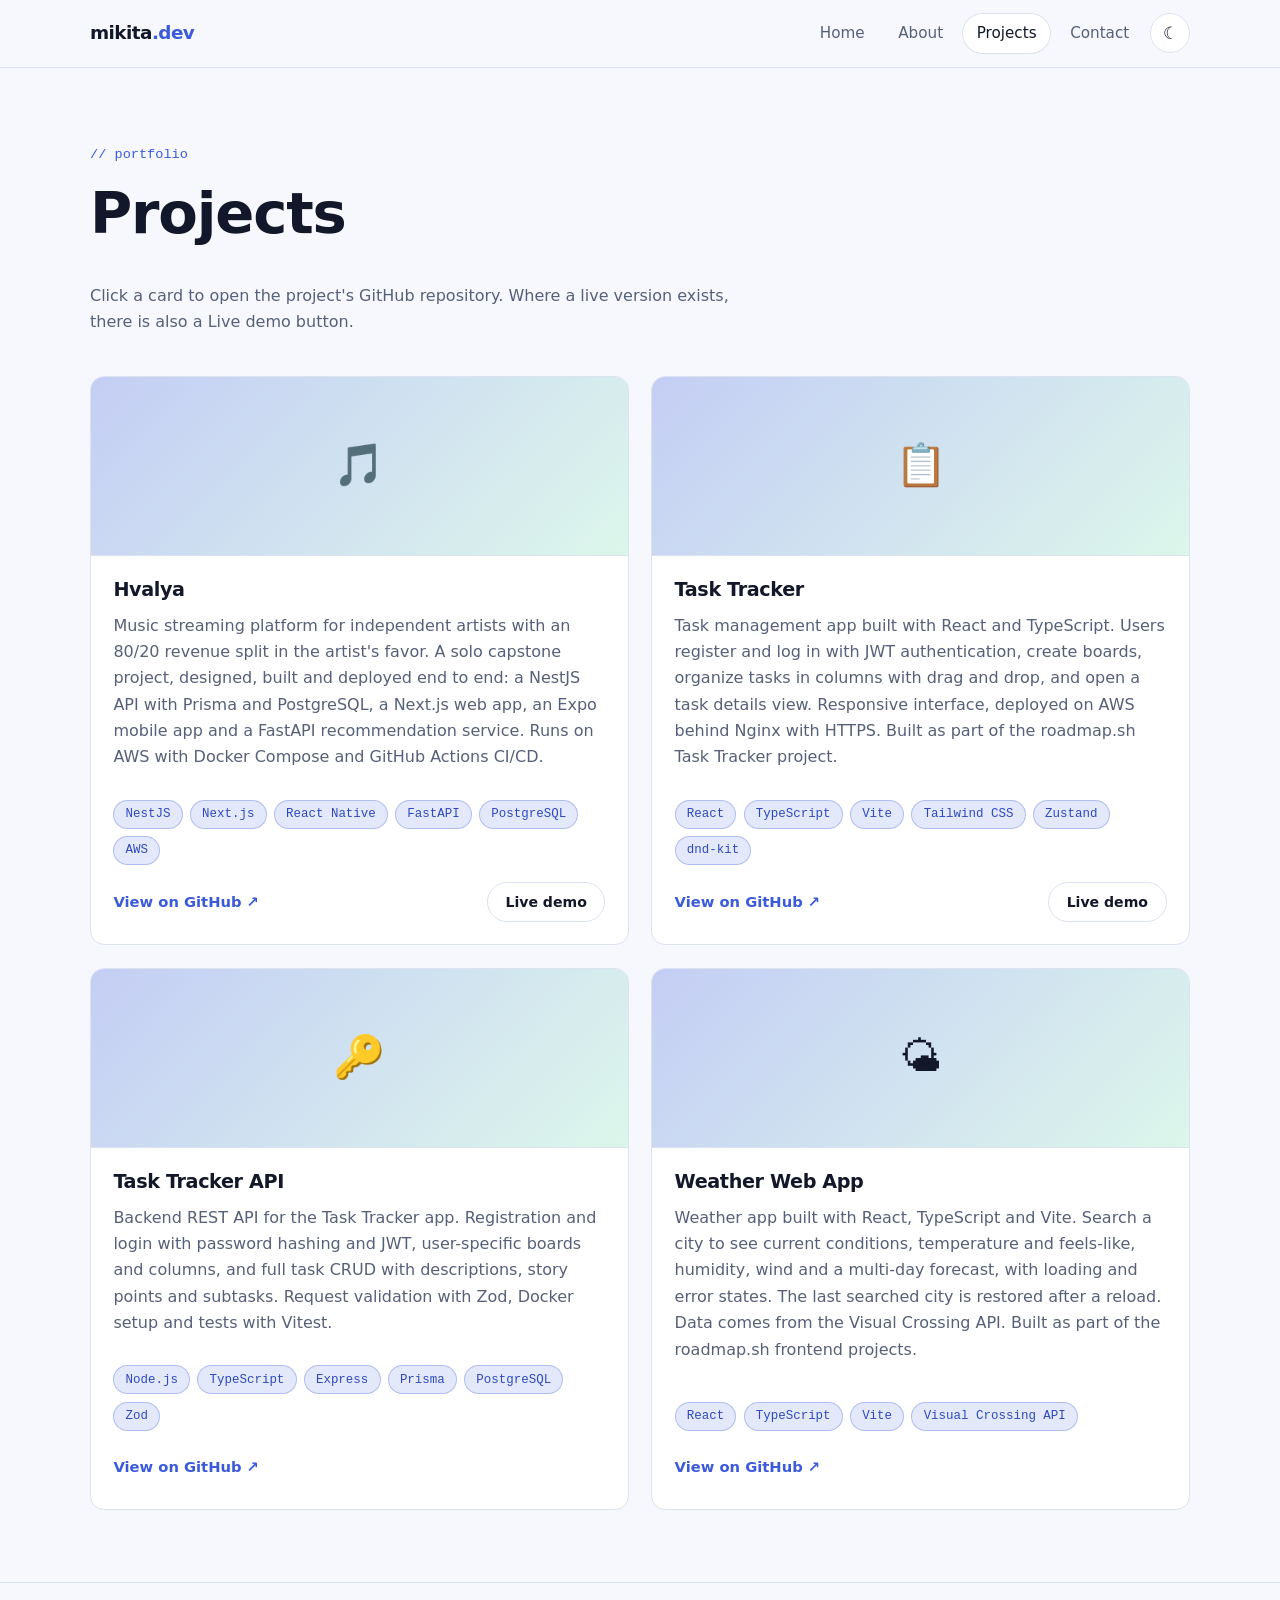
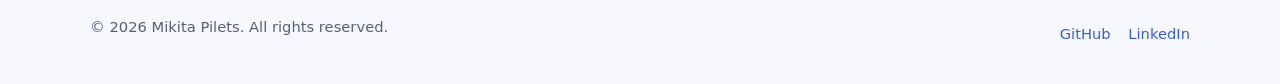
<file: projects.html>
<!DOCTYPE html>
<html lang="en">
<head>
  <meta charset="UTF-8">
  <meta http-equiv="refresh" content="0; url=projects/">
  <meta name="robots" content="noindex">
  <link rel="canonical" href="projects/">
  <title>Redirecting to Projects</title>
</head>
<body>
  <p>This page has moved. <a href="projects/">Go to Projects</a>.</p>
</body>
</html>
</file>
<file: css/style.css>
/* ==========================================================================
   Portfolio stylesheet
   Structure: tokens -> base -> layout -> components -> pages -> responsive
   ========================================================================== */

/* ---------- Design tokens ---------- */
:root {
  --bg: #0b0f1a;
  --bg-elevated: #121829;
  --bg-card: #161d31;
  --border: #243049;
  --text: #e6eaf5;
  --text-muted: #98a2bd;
  --accent: #6c8cff;
  --accent-strong: #8aa4ff;
  --accent-contrast: #0b0f1a;
  --success: #3ecf8e;
  --danger: #ff6b7a;
  --shadow: 0 10px 30px rgba(0, 0, 0, 0.35);

  --radius: 14px;
  --radius-sm: 8px;
  --container: 1100px;
  --header-h: 68px;
  --font: system-ui, -apple-system, "Segoe UI", Roboto, "Helvetica Neue", Arial, sans-serif;
  --font-mono: ui-monospace, SFMono-Regular, Menlo, Consolas, monospace;
}

:root[data-theme="light"] {
  --bg: #f6f8fd;
  --bg-elevated: #ffffff;
  --bg-card: #ffffff;
  --border: #dbe2f0;
  --text: #121829;
  --text-muted: #566079;
  --accent: #3b5bdb;
  --accent-strong: #2f4ac0;
  --accent-contrast: #ffffff;
  --shadow: 0 10px 30px rgba(30, 50, 100, 0.12);
}

/* ---------- Base ---------- */
*,
*::before,
*::after {
  box-sizing: border-box;
}

html {
  scroll-behavior: smooth;
  -webkit-text-size-adjust: 100%;
}

body {
  margin: 0;
  font-family: var(--font);
  background: var(--bg);
  color: var(--text);
  line-height: 1.65;
  min-height: 100vh;
  display: flex;
  flex-direction: column;
  transition: background 0.25s ease, color 0.25s ease;
}

main {
  flex: 1;
}

img,
svg {
  max-width: 100%;
  display: block;
}

a {
  color: var(--accent);
  text-decoration: none;
}

a:hover {
  color: var(--accent-strong);
}

h1,
h2,
h3 {
  line-height: 1.2;
  margin: 0 0 0.6em;
  letter-spacing: -0.02em;
}

h1 { font-size: clamp(2.2rem, 5vw, 3.6rem); }
h2 { font-size: clamp(1.6rem, 3.2vw, 2.2rem); }
h3 { font-size: 1.2rem; }

p { margin: 0 0 1em; }

:focus-visible {
  outline: 3px solid var(--accent);
  outline-offset: 3px;
  border-radius: 4px;
}

.skip-link {
  position: absolute;
  left: -999px;
  top: 8px;
  background: var(--accent);
  color: var(--accent-contrast);
  padding: 8px 14px;
  border-radius: var(--radius-sm);
  z-index: 200;
}

.skip-link:focus {
  left: 8px;
}

/* ---------- Layout ---------- */
.container {
  width: min(100% - 2rem, var(--container));
  margin-inline: auto;
}

.section {
  padding: 4.5rem 0;
}

.section--alt {
  background: var(--bg-elevated);
  border-block: 1px solid var(--border);
}

.section__head {
  max-width: 640px;
  margin-bottom: 2.5rem;
}

.eyebrow {
  display: inline-block;
  font-family: var(--font-mono);
  font-size: 0.85rem;
  color: var(--accent);
  margin-bottom: 0.8rem;
}

.muted {
  color: var(--text-muted);
}

/* ---------- Header / navigation ---------- */
.site-header {
  position: sticky;
  top: 0;
  z-index: 100;
  height: var(--header-h);
  background: color-mix(in srgb, var(--bg) 85%, transparent);
  backdrop-filter: blur(10px);
  border-bottom: 1px solid var(--border);
}

.site-header__inner {
  height: 100%;
  display: flex;
  align-items: center;
  justify-content: space-between;
  gap: 1rem;
}

.logo {
  font-weight: 800;
  font-size: 1.15rem;
  color: var(--text);
  letter-spacing: -0.03em;
}

.logo span {
  color: var(--accent);
}

.nav {
  display: flex;
  align-items: center;
  gap: 0.4rem;
}

.nav__list {
  display: flex;
  gap: 0.3rem;
  list-style: none;
  margin: 0;
  padding: 0;
}

.nav__link {
  display: block;
  padding: 0.5rem 0.9rem;
  border-radius: 999px;
  color: var(--text-muted);
  font-weight: 500;
  font-size: 0.95rem;
}

.nav__link:hover {
  color: var(--text);
  background: var(--bg-card);
}

.nav__link[aria-current="page"] {
  color: var(--text);
  background: var(--bg-card);
  box-shadow: inset 0 0 0 1px var(--border);
}

.icon-btn {
  display: inline-grid;
  place-items: center;
  width: 40px;
  height: 40px;
  border-radius: 50%;
  border: 1px solid var(--border);
  background: var(--bg-card);
  color: var(--text);
  cursor: pointer;
  font-size: 1.05rem;
  transition: transform 0.15s ease, border-color 0.15s ease;
}

.icon-btn:hover {
  border-color: var(--accent);
  transform: translateY(-1px);
}

.nav-toggle {
  display: none;
}

/* ---------- Buttons ---------- */
.btn {
  display: inline-flex;
  align-items: center;
  gap: 0.5rem;
  padding: 0.8rem 1.5rem;
  border-radius: 999px;
  border: 1px solid transparent;
  font: inherit;
  font-weight: 600;
  cursor: pointer;
  transition: transform 0.15s ease, background 0.15s ease, border-color 0.15s ease;
}

.btn:hover {
  transform: translateY(-2px);
}

.btn--primary {
  background: var(--accent);
  color: var(--accent-contrast);
}

.btn--primary:hover {
  background: var(--accent-strong);
  color: var(--accent-contrast);
}

.btn--ghost {
  background: transparent;
  color: var(--text);
  border-color: var(--border);
}

.btn--ghost:hover {
  border-color: var(--accent);
  color: var(--text);
}

.btn[disabled] {
  opacity: 0.6;
  cursor: not-allowed;
  transform: none;
}

.btn-row {
  display: flex;
  flex-wrap: wrap;
  gap: 0.8rem;
  margin-top: 1.8rem;
}

/* ---------- Hero ---------- */
.hero {
  padding: 6rem 0 5rem;
  position: relative;
  overflow: hidden;
}

.hero::before {
  content: "";
  position: absolute;
  inset: -20% -10% auto auto;
  width: 520px;
  height: 520px;
  background: radial-gradient(circle, color-mix(in srgb, var(--accent) 35%, transparent), transparent 65%);
  filter: blur(20px);
  z-index: -1;
}

.hero__grid {
  display: grid;
  grid-template-columns: 1.3fr 1fr;
  gap: 3rem;
  align-items: center;
}

.hero h1 .accent {
  color: var(--accent);
}

.hero__lead {
  font-size: 1.15rem;
  color: var(--text-muted);
  max-width: 540px;
}

.hero__card {
  background: var(--bg-card);
  border: 1px solid var(--border);
  border-radius: var(--radius);
  padding: 1.4rem;
  box-shadow: var(--shadow);
  font-family: var(--font-mono);
  font-size: 0.9rem;
}

.hero__card .dots {
  display: flex;
  gap: 6px;
  margin-bottom: 1rem;
}

.hero__card .dots i {
  width: 11px;
  height: 11px;
  border-radius: 50%;
  background: var(--border);
}

.hero__card pre {
  margin: 0;
  white-space: pre-wrap;
  color: var(--text-muted);
}

.hero__card .k { color: var(--accent); }
.hero__card .s { color: var(--success); }

/* ---------- Cards / grids ---------- */
.grid {
  display: grid;
  gap: 1.4rem;
}

.grid--3 { grid-template-columns: repeat(3, 1fr); }
.grid--2 { grid-template-columns: repeat(2, 1fr); }

.card {
  background: var(--bg-card);
  border: 1px solid var(--border);
  border-radius: var(--radius);
  padding: 1.5rem;
  transition: transform 0.2s ease, border-color 0.2s ease, box-shadow 0.2s ease;
}

.card:hover {
  transform: translateY(-4px);
  border-color: var(--accent);
  box-shadow: var(--shadow);
}

.card__icon {
  font-size: 1.6rem;
  margin-bottom: 0.8rem;
}

/* ---------- Tags ---------- */
.tags {
  display: flex;
  flex-wrap: wrap;
  gap: 0.45rem;
  list-style: none;
  padding: 0;
  margin: 0.8rem 0 0;
}

.tag {
  font-family: var(--font-mono);
  font-size: 0.78rem;
  padding: 0.2rem 0.7rem;
  border-radius: 999px;
  background: color-mix(in srgb, var(--accent) 14%, transparent);
  color: var(--accent-strong);
  border: 1px solid color-mix(in srgb, var(--accent) 30%, transparent);
}

/* ---------- Projects ---------- */
.project {
  display: flex;
  flex-direction: column;
  padding: 0;
  overflow: hidden;
}

.project__thumb {
  aspect-ratio: 16 / 9;
  display: grid;
  place-items: center;
  font-size: 2.6rem;
  background: linear-gradient(135deg,
      color-mix(in srgb, var(--accent) 30%, var(--bg-card)),
      color-mix(in srgb, var(--success) 18%, var(--bg-card)));
  border-bottom: 1px solid var(--border);
}

.grid--2 .project__thumb {
  aspect-ratio: 21 / 7;
}

.project__body {
  padding: 1.4rem;
  display: flex;
  flex-direction: column;
  flex: 1;
}

/* Whole card is clickable: the title link is stretched over the card.
   Interactive children (the demo button) sit above it with a higher z-index. */
.project {
  position: relative;
  cursor: pointer;
}

.project__title-link {
  color: inherit;
}

.project__title-link::after {
  content: "";
  position: absolute;
  inset: 0;
  z-index: 1;
  border-radius: var(--radius);
}

.project__title-link:hover {
  color: var(--accent-strong);
}

.project__title-link:focus-visible {
  outline: none;
}

.project__title-link:focus-visible::after {
  outline: 3px solid var(--accent);
  outline-offset: 3px;
}

/* Tags and footer are pinned to the bottom, so cards in one row line up */
.project__body .tags {
  margin-top: auto;
  padding-top: 0.8rem;
}

.project__footer {
  display: flex;
  align-items: center;
  justify-content: space-between;
  flex-wrap: wrap;
  gap: 0.6rem 1rem;
  min-height: 2.4rem;
  margin-top: 1.1rem;
}

.project__cta {
  font-size: 0.92rem;
  font-weight: 600;
  color: var(--accent);
  transition: transform 0.15s ease;
}

.project:hover .project__cta {
  transform: translateX(3px);
}

.project__demo {
  position: relative;
  z-index: 2;
  cursor: pointer;
}

.btn--sm {
  padding: 0.45rem 1.1rem;
  font-size: 0.88rem;
}

.sr-only {
  position: absolute;
  width: 1px;
  height: 1px;
  margin: -1px;
  padding: 0;
  overflow: hidden;
  clip: rect(0, 0, 0, 0);
  white-space: nowrap;
  border: 0;
}

/* ---------- About ---------- */
.about__grid {
  display: grid;
  grid-template-columns: 280px 1fr;
  gap: 3rem;
  align-items: start;
}

.avatar-photo {
  width: 100%;
  height: auto;
  aspect-ratio: 1;
  object-fit: cover;
  object-position: 50% 22%;
  border-radius: var(--radius);
  border: 1px solid var(--border);
  box-shadow: var(--shadow);
}

.timeline + h2 {
  margin-top: 2rem;
}

.timeline {
  list-style: none;
  margin: 0;
  padding: 0 0 0 1.4rem;
  border-left: 2px solid var(--border);
}

.timeline li {
  position: relative;
  padding-bottom: 1.6rem;
}

.timeline li::before {
  content: "";
  position: absolute;
  left: calc(-1.4rem - 7px);
  top: 0.45rem;
  width: 12px;
  height: 12px;
  border-radius: 50%;
  background: var(--accent);
  border: 2px solid var(--bg);
}

.timeline time {
  font-family: var(--font-mono);
  font-size: 0.82rem;
  color: var(--accent);
}

/* ---------- Skill groups ---------- */
.skill-group {
  margin-bottom: 1.4rem;
}

.skill-group h3 {
  font-size: 1rem;
  margin-bottom: 0.2rem;
}

/* ---------- Contact form ---------- */
.contact__grid {
  display: grid;
  grid-template-columns: 1fr 1.3fr;
  gap: 3rem;
  align-items: start;
}

.contact-list {
  list-style: none;
  margin: 1.5rem 0 0;
  padding: 0;
  display: grid;
  gap: 0.9rem;
}

.form {
  background: var(--bg-card);
  border: 1px solid var(--border);
  border-radius: var(--radius);
  padding: 1.8rem;
}

.field {
  margin-bottom: 1.2rem;
}

.field label {
  display: block;
  font-weight: 600;
  font-size: 0.92rem;
  margin-bottom: 0.4rem;
}

.field input,
.field textarea {
  width: 100%;
  font: inherit;
  color: var(--text);
  background: var(--bg);
  border: 1px solid var(--border);
  border-radius: var(--radius-sm);
  padding: 0.75rem 0.9rem;
  transition: border-color 0.15s ease, box-shadow 0.15s ease;
}

.field textarea {
  min-height: 150px;
  resize: vertical;
}

.field input:focus,
.field textarea:focus {
  outline: none;
  border-color: var(--accent);
  box-shadow: 0 0 0 3px color-mix(in srgb, var(--accent) 25%, transparent);
}

.field.has-error input,
.field.has-error textarea {
  border-color: var(--danger);
}

.field__error {
  display: block;
  min-height: 1.2em;
  margin-top: 0.3rem;
  font-size: 0.82rem;
  color: var(--danger);
}

.hp-field {
  position: absolute;
  left: -9999px;
  height: 0;
  overflow: hidden;
}

.form__status {
  margin-top: 1rem;
  padding: 0.8rem 1rem;
  border-radius: var(--radius-sm);
  font-size: 0.92rem;
  display: none;
}

.form__status.is-visible { display: block; }

.form__status.is-success {
  background: color-mix(in srgb, var(--success) 15%, transparent);
  color: var(--success);
  border: 1px solid color-mix(in srgb, var(--success) 40%, transparent);
}

.form__status.is-error {
  background: color-mix(in srgb, var(--danger) 15%, transparent);
  color: var(--danger);
  border: 1px solid color-mix(in srgb, var(--danger) 40%, transparent);
}

/* ---------- Footer ---------- */
.site-footer {
  border-top: 1px solid var(--border);
  padding: 2rem 0;
  color: var(--text-muted);
  font-size: 0.92rem;
}

.site-footer__inner {
  display: flex;
  flex-wrap: wrap;
  gap: 1rem;
  justify-content: space-between;
  align-items: center;
}

.social {
  display: flex;
  gap: 1.1rem;
  list-style: none;
  margin: 0;
  padding: 0;
}

/* ---------- Scroll reveal ---------- */
.reveal {
  opacity: 0;
  transform: translateY(18px);
  transition: opacity 0.6s ease, transform 0.6s ease;
}

.reveal.is-visible {
  opacity: 1;
  transform: none;
}

/* ---------- Responsive ---------- */
@media (max-width: 900px) {
  .grid--3 { grid-template-columns: repeat(2, 1fr); }
  .hero__grid,
  .about__grid,
  .contact__grid { grid-template-columns: 1fr; }
  .avatar-photo { max-width: 260px; }
}

@media (max-width: 720px) {
  .nav-toggle { display: inline-grid; }

  .nav__list {
    position: absolute;
    top: var(--header-h);
    left: 0;
    right: 0;
    flex-direction: column;
    gap: 0;
    padding: 0.6rem 1rem 1rem;
    background: var(--bg-elevated);
    border-bottom: 1px solid var(--border);
    display: none;
  }

  .nav__list.is-open { display: flex; }
  .nav__link { padding: 0.8rem 1rem; border-radius: var(--radius-sm); }

  .grid--3,
  .grid--2 { grid-template-columns: 1fr; }

  .section { padding: 3.2rem 0; }
  .hero { padding: 3.5rem 0 3rem; }
}

@media (prefers-reduced-motion: reduce) {
  *,
  *::before,
  *::after {
    animation: none !important;
    transition: none !important;
    scroll-behavior: auto !important;
  }

  .reveal { opacity: 1; transform: none; }
}
</file>
